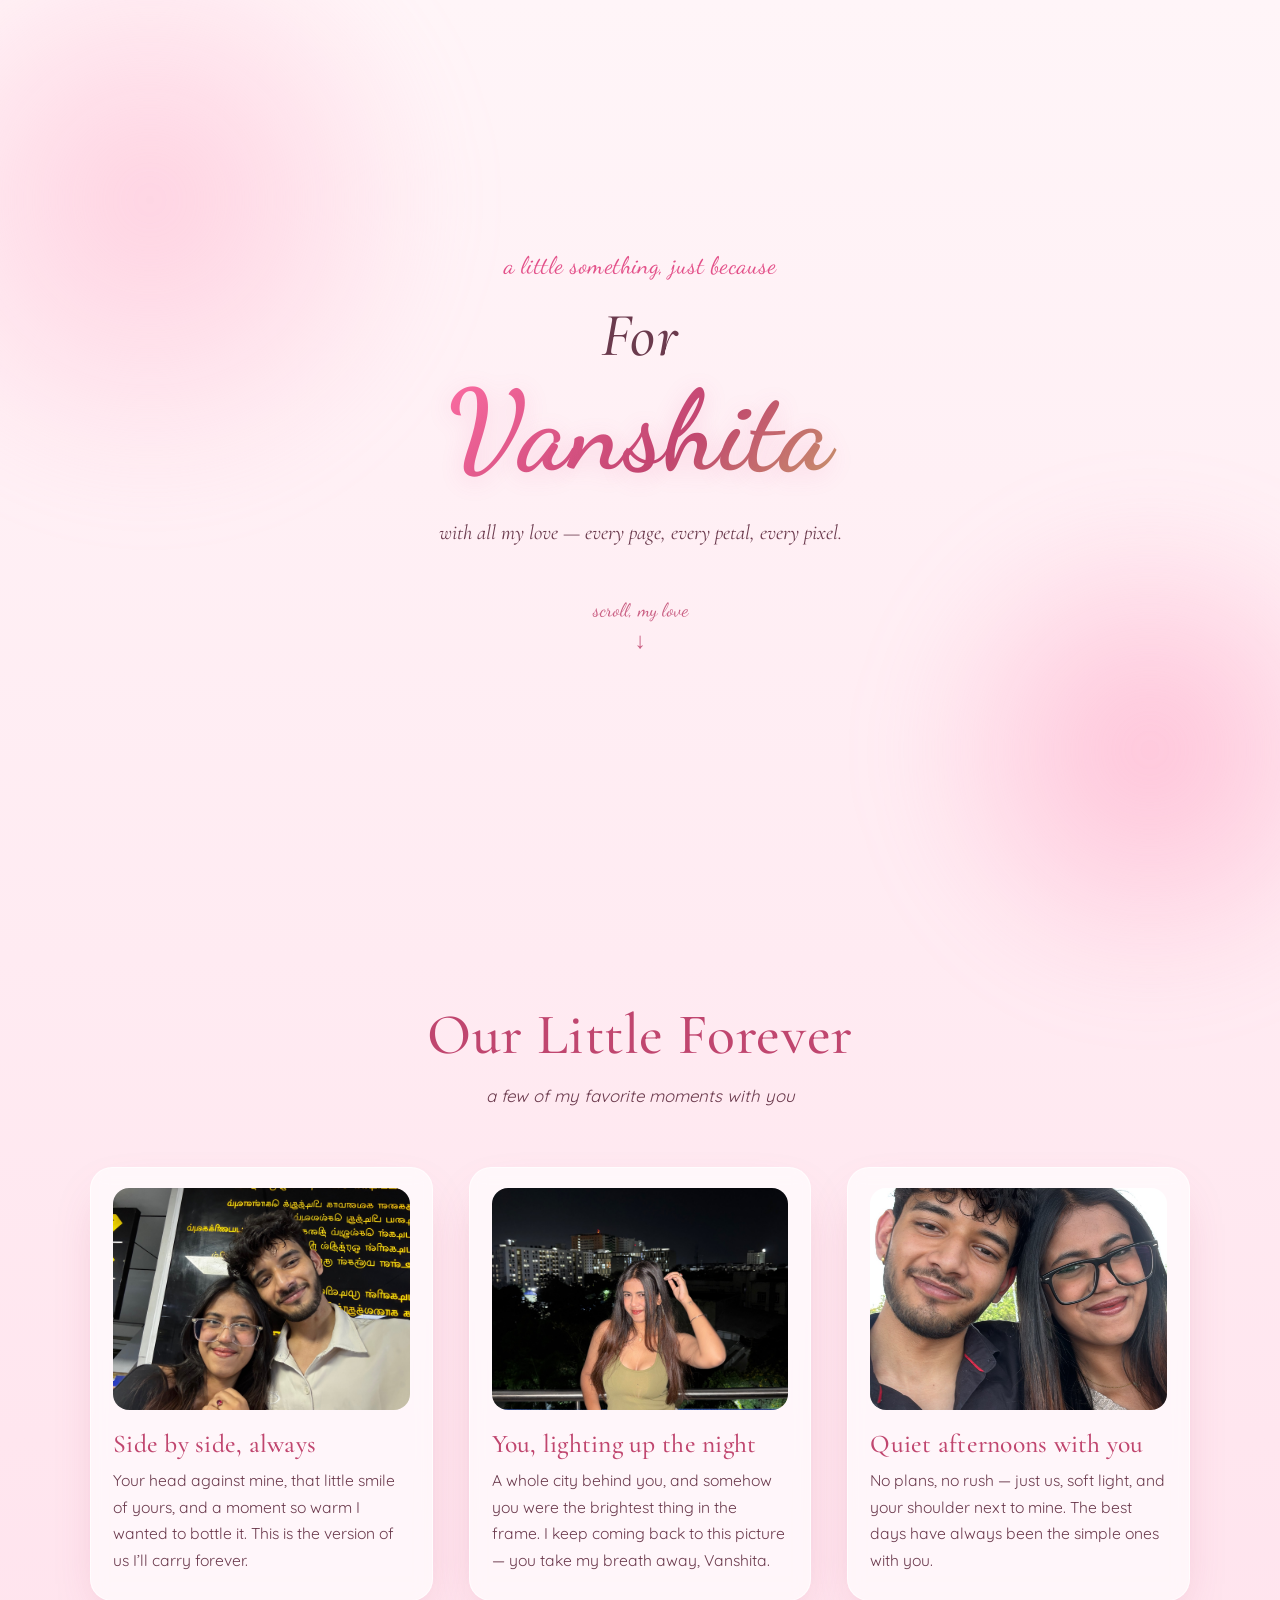
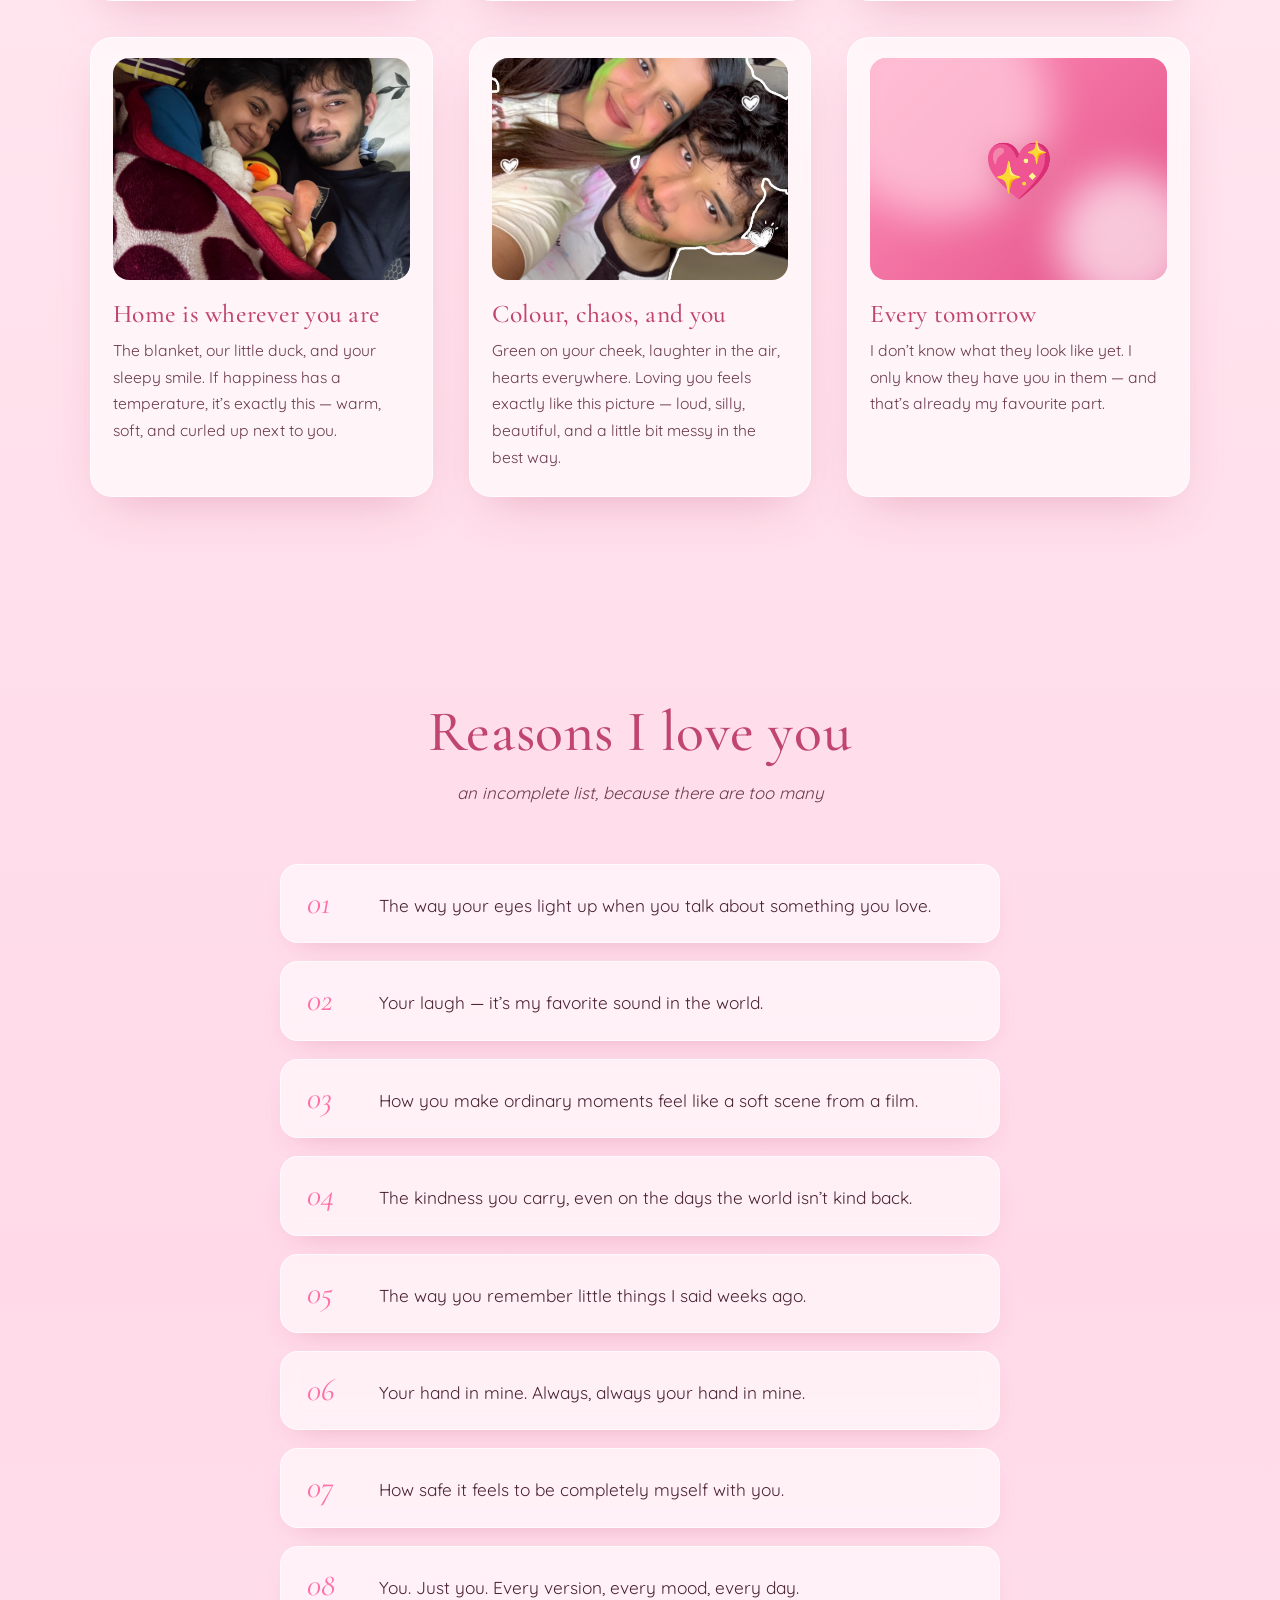
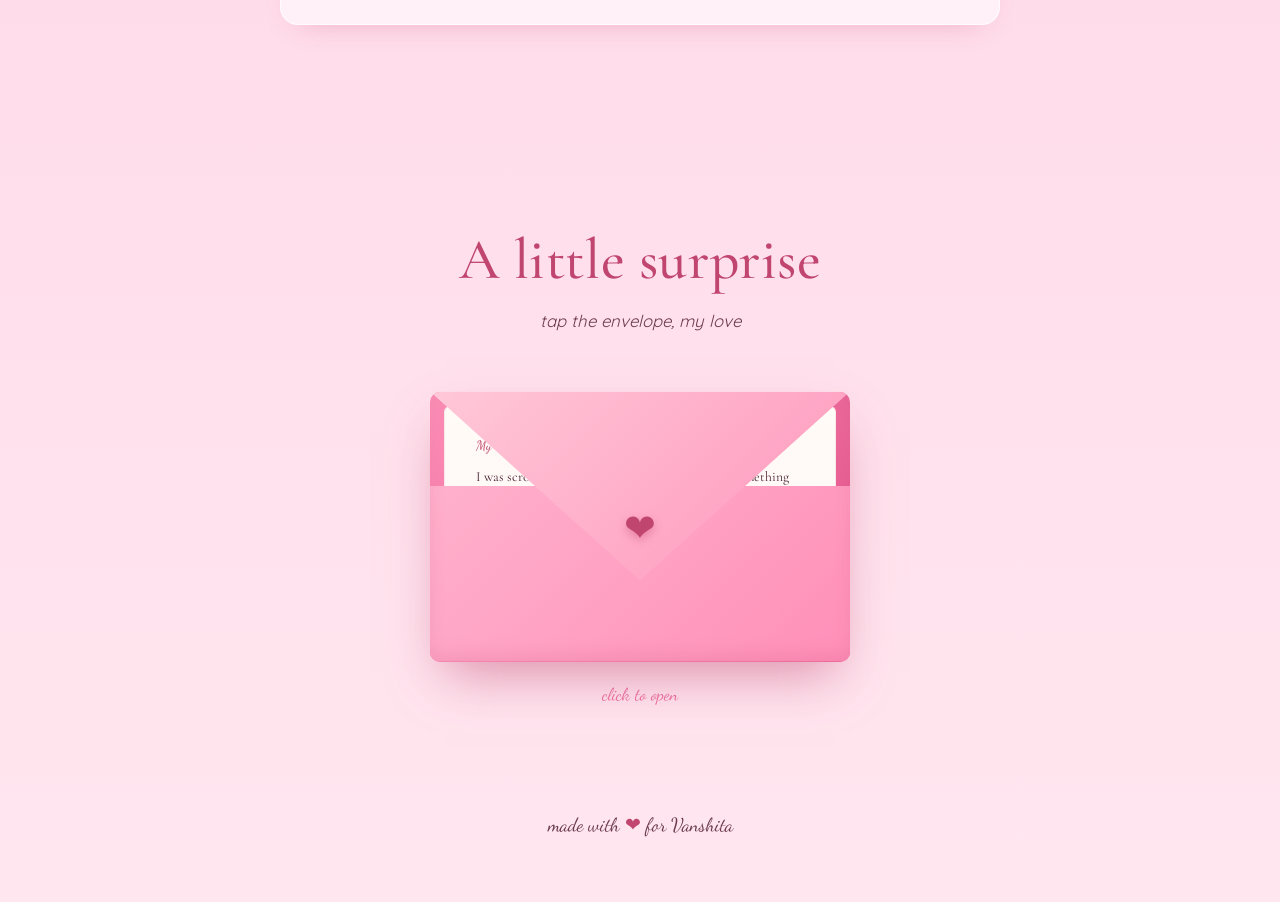
<file: for-vanshita/index.html>
<!DOCTYPE html>
<html lang="en">
<head>
<meta charset="UTF-8" />
<meta name="viewport" content="width=device-width, initial-scale=1.0"/>
<title>For Vanshita, with love</title>
<link rel="preconnect" href="https://fonts.googleapis.com">
<link rel="preconnect" href="https://fonts.gstatic.com" crossorigin>
<link href="https://fonts.googleapis.com/css2?family=Cormorant+Garamond:ital,wght@0,400;0,500;0,600;1,400&family=Dancing+Script:wght@400;600;700&family=Quicksand:wght@300;400;500&display=swap" rel="stylesheet">
<link rel="stylesheet" href="styles.css">
</head>
<body>

<!-- Floating hearts canvas -->
<div class="hearts-layer" id="heartsLayer" aria-hidden="true"></div>

<!-- Intro / Hero -->
<section class="hero" id="hero">
  <div class="hero-content">
    <p class="kicker">a little something, just because</p>
    <h1 class="title">
      <span class="for">For</span>
      <span class="name">Vanshita</span>
    </h1>
    <p class="subtitle">with all my love &mdash; every page, every petal, every pixel.</p>
    <a class="scroll-cue" href="#gallery">
      <span>scroll, my love</span>
      <span class="arrow">&#x2193;</span>
    </a>
  </div>
  <div class="hero-petals" aria-hidden="true"></div>
</section>

<!-- Memory Gallery -->
<section class="gallery" id="gallery">
  <h2 class="section-title">Our Little Forever</h2>
  <p class="section-sub">a few of my favorite moments with you</p>

  <div class="memory-grid">
    <article class="memory reveal">
      <div class="memory-frame">
        <img src="photos/photo1.jpg" alt="Us together" loading="lazy"
             onerror="tryPhoto(this, 1)">
      </div>
      <h3>Side by side, always</h3>
      <p>Your head against mine, that little smile of yours, and a moment so warm I wanted to bottle it. This is the version of us I&rsquo;ll carry forever.</p>
    </article>

    <article class="memory reveal">
      <div class="memory-frame">
        <img src="photos/photo2.jpg" alt="Vanshita under the city lights" loading="lazy"
             onerror="tryPhoto(this, 2)">
      </div>
      <h3>You, lighting up the night</h3>
      <p>A whole city behind you, and somehow you were the brightest thing in the frame. I keep coming back to this picture &mdash; you take my breath away, Vanshita.</p>
    </article>

    <article class="memory reveal">
      <div class="memory-frame">
        <img src="photos/photo3.jpg" alt="A quiet afternoon together" loading="lazy"
             onerror="tryPhoto(this, 3)">
      </div>
      <h3>Quiet afternoons with you</h3>
      <p>No plans, no rush &mdash; just us, soft light, and your shoulder next to mine. The best days have always been the simple ones with you.</p>
    </article>

    <article class="memory reveal">
      <div class="memory-frame">
        <img src="photos/photo4.jpg" alt="Lazy mornings with you" loading="lazy"
             onerror="tryPhoto(this, 4)">
      </div>
      <h3>Home is wherever you are</h3>
      <p>The blanket, our little duck, and your sleepy smile. If happiness has a temperature, it&rsquo;s exactly this &mdash; warm, soft, and curled up next to you.</p>
    </article>

    <article class="memory reveal">
      <div class="memory-frame">
        <img src="photos/photo5.jpg" alt="Holi together" loading="lazy"
             onerror="tryPhoto(this, 5)">
      </div>
      <h3>Colour, chaos, and you</h3>
      <p>Green on your cheek, laughter in the air, hearts everywhere. Loving you feels exactly like this picture &mdash; loud, silly, beautiful, and a little bit messy in the best way.</p>
    </article>

    <article class="memory reveal">
      <div class="memory-frame">
        <div class="memory-art art-6">
          <span class="art-emoji">&#x1F496;</span>
        </div>
      </div>
      <h3>Every tomorrow</h3>
      <p>I don&rsquo;t know what they look like yet. I only know they have you in them &mdash; and that&rsquo;s already my favourite part.</p>
    </article>
  </div>
</section>

<!-- Reasons I Love You -->
<section class="reasons" id="reasons">
  <h2 class="section-title">Reasons I love you</h2>
  <p class="section-sub">an incomplete list, because there are too many</p>

  <ol class="reasons-list">
    <li class="reveal"><span class="num">01</span><p>The way your eyes light up when you talk about something you love.</p></li>
    <li class="reveal"><span class="num">02</span><p>Your laugh &mdash; it&rsquo;s my favorite sound in the world.</p></li>
    <li class="reveal"><span class="num">03</span><p>How you make ordinary moments feel like a soft scene from a film.</p></li>
    <li class="reveal"><span class="num">04</span><p>The kindness you carry, even on the days the world isn&rsquo;t kind back.</p></li>
    <li class="reveal"><span class="num">05</span><p>The way you remember little things I said weeks ago.</p></li>
    <li class="reveal"><span class="num">06</span><p>Your hand in mine. Always, always your hand in mine.</p></li>
    <li class="reveal"><span class="num">07</span><p>How safe it feels to be completely myself with you.</p></li>
    <li class="reveal"><span class="num">08</span><p>You. Just you. Every version, every mood, every day.</p></li>
  </ol>
</section>

<!-- Surprise Letter -->
<section class="letter-section" id="letter">
  <h2 class="section-title">A little surprise</h2>
  <p class="section-sub">tap the envelope, my love</p>

  <div class="envelope-wrap">
    <button class="envelope" id="envelope" aria-label="Open the love letter">
      <div class="envelope-back"></div>
      <div class="envelope-letter">
        <div class="letter-content">
          <p class="letter-greeting">My Vanshita,</p>
          <p>
            I was scrolling through our pictures today and something funny happened &mdash;
            in every single one, you&rsquo;re smiling, and in every single one, so am I.
            Even the messy Holi ones. Even the half-awake morning ones. Even the ones
            where the lighting is terrible and we look ridiculous.
          </p>
          <p>
            I think that&rsquo;s the whole secret, isn&rsquo;t it? You make my life softer.
            Loud days, quiet days, balcony nights, lazy afternoons &mdash; you turn all of
            them into somewhere I want to stay.
          </p>
          <p>
            So this is just a tiny reminder, sent on no particular day, for no particular reason,
            except that you exist &mdash; and that&rsquo;s already the best thing
            that&rsquo;s ever happened to me.
          </p>
          <p class="letter-sign">yours, always &nbsp;&#x1F90D;</p>
        </div>
      </div>
      <div class="envelope-front"></div>
      <div class="envelope-flap"></div>
      <div class="envelope-heart">&#x2764;</div>
    </button>
    <p class="envelope-hint" id="envelopeHint">click to open</p>
  </div>
</section>

<footer class="footer">
  <p>made with <span class="footer-heart">&#x2764;</span> for Vanshita</p>
</footer>

<script src="script.js"></script>
</body>
</html>
</file>
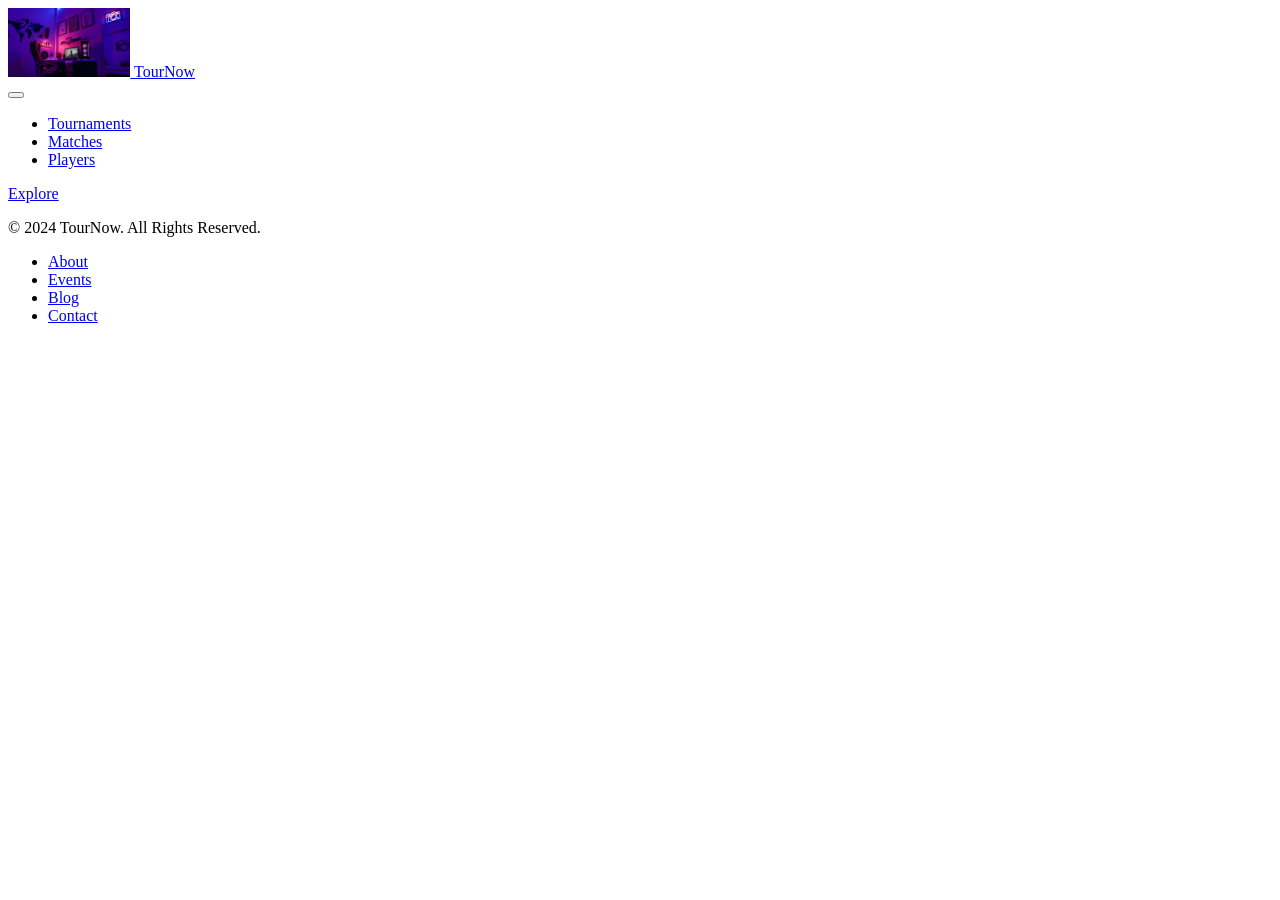
<file: frontend/page1.html>
<!DOCTYPE html>
<html >
<head>
  <!-- Site made with Mobirise Online Website Builder v5.9.13, https://a.mobirise.com -->
  <meta charset="UTF-8">
  <meta http-equiv="X-UA-Compatible" content="IE=edge">
  <meta name="generator" content="Mobirise v5.9.13, a.mobirise.com">
  <meta name="viewport" content="width=device-width, initial-scale=1, minimum-scale=1">
  <link rel="shortcut icon" href="assets/images/photo-1616588589676-62b3bd4ff6d2.jpeg" type="image/x-icon">
  <meta name="description" content="">
  <title>New Tournament&nbsp;</title>
  <link rel="stylesheet" href="https://r.mobirisesite.com/404646/assets/web/assets/mobirise-icons2/mobirise2.css?rnd=1713938521054">
  <link rel="stylesheet" href="https://r.mobirisesite.com/404646/assets/bootstrap/css/bootstrap.min.css?rnd=1713938521054">
  <link rel="stylesheet" href="https://r.mobirisesite.com/404646/assets/bootstrap/css/bootstrap-grid.min.css?rnd=1713938521054">
  <link rel="stylesheet" href="https://r.mobirisesite.com/404646/assets/bootstrap/css/bootstrap-reboot.min.css?rnd=1713938521054">
  <link rel="stylesheet" href="https://r.mobirisesite.com/404646/assets/dropdown/css/style.css?rnd=1713938521054">
  <link rel="stylesheet" href="https://r.mobirisesite.com/404646/assets/theme/css/style.css?rnd=1713938521054">
  <link rel="preload" href="https://fonts.googleapis.com/css2?family=Manrope:wght@400;700&display=swap&display=swap" as="style" onload="this.onload=null;this.rel='stylesheet'">
  <noscript><link rel="stylesheet" href="https://fonts.googleapis.com/css2?family=Manrope:wght@400;700&display=swap&display=swap"></noscript>
  <link rel="stylesheet" href="https://r.mobirisesite.com/404646/assets/css/mbr-additional.css?rnd=1713938521054" type="text/css">
  
  
  
  
</head>
<body>
  
  <section data-bs-version="5.1" class="menu menu2 cid-uaQ6vsA7px" once="menu" id="menu02-0">
	

	<nav class="navbar navbar-dropdown navbar-fixed-top navbar-expand-lg">
		<div class="container">
			<div class="navbar-brand">
				<span class="navbar-logo">
					<a href="https://mobiri.se">
						<img src="assets/images/photo-1616588589676-62b3bd4ff6d2.jpeg" alt="Mobirise Website Builder" style="height: 4.3rem;">
					</a>
				</span>
				<span class="navbar-caption-wrap"><a class="navbar-caption text-black display-4" href="https://mobiri.se">TourNow</a></span>
			</div>
			<button class="navbar-toggler" type="button" data-toggle="collapse" data-bs-toggle="collapse" data-target="#navbarSupportedContent" data-bs-target="#navbarSupportedContent" aria-controls="navbarNavAltMarkup" aria-expanded="false" aria-label="Toggle navigation">
				<div class="hamburger">
					<span></span>
					<span></span>
					<span></span>
					<span></span>
				</div>
			</button>
			<div class="collapse navbar-collapse" id="navbarSupportedContent">
				<ul class="navbar-nav nav-dropdown" data-app-modern-menu="true">
					<li class="nav-item">
						<a class="nav-link link text-black display-4" href="https://mobiri.se">Tournaments</a>
					</li>
					<li class="nav-item">
						<a class="nav-link link text-black display-4" href="https://mobiri.se" aria-expanded="false">Matches</a>
					</li>
					<li class="nav-item">
						<a class="nav-link link text-black display-4" href="https://mobiri.se">Players</a>
					</li>
				</ul>
				
				<div class="navbar-buttons mbr-section-btn"><a class="btn btn-primary display-4" href="https://mobiri.se">Explore</a></div>
			</div>
		</div>
	</nav>
</section>

<section data-bs-version="5.1" class="footer2 cid-uaQ6vsGrzZ" once="footers" id="footer02-1">
    

    
    

    <div class="container">
        <div class="row">
            <div class="col-12 col-lg-6 center mt-2 mb-3">
                <p class="mbr-fonts-style copyright mb-0 display-7">© 2024 TourNow. All Rights Reserved.</p>
            </div>
            <div class="col-12 col-lg-6 center">
                <div class="row-links mt-2 mb-3">
                    <ul class="row-links-soc">
                        
                        
                        
                        
                    <li class="row-links-soc-item mbr-fonts-style display-7">
                            <a href="#" class="text-white">About</a>
                        </li><li class="row-links-soc-item mbr-fonts-style display-7">
                            <a href="#" class="text-white">Events</a>
                        </li><li class="row-links-soc-item mbr-fonts-style display-7">
                            <a href="#" class="text-white">Blog</a>
                        </li><li class="row-links-soc-item mbr-fonts-style display-7">
                            <a href="#" class="text-white">Contact</a>
                        </li></ul>
                </div>
            </div>
        </div>
    </div>
</section>


  <script src="assets/web/assets/jquery/jquery.min.js"></script>
  <script src="assets/bootstrap/js/bootstrap.bundle.min.js"></script>
  <script src="assets/smoothscroll/smooth-scroll.js"></script>
  <script src="assets/ytplayer/index.js"></script>
  <script src="assets/dropdown/js/navbar-dropdown.js"></script>
  <script src="assets/theme/js/script.js"></script>
  
  
  
</body>
</html>
</file>
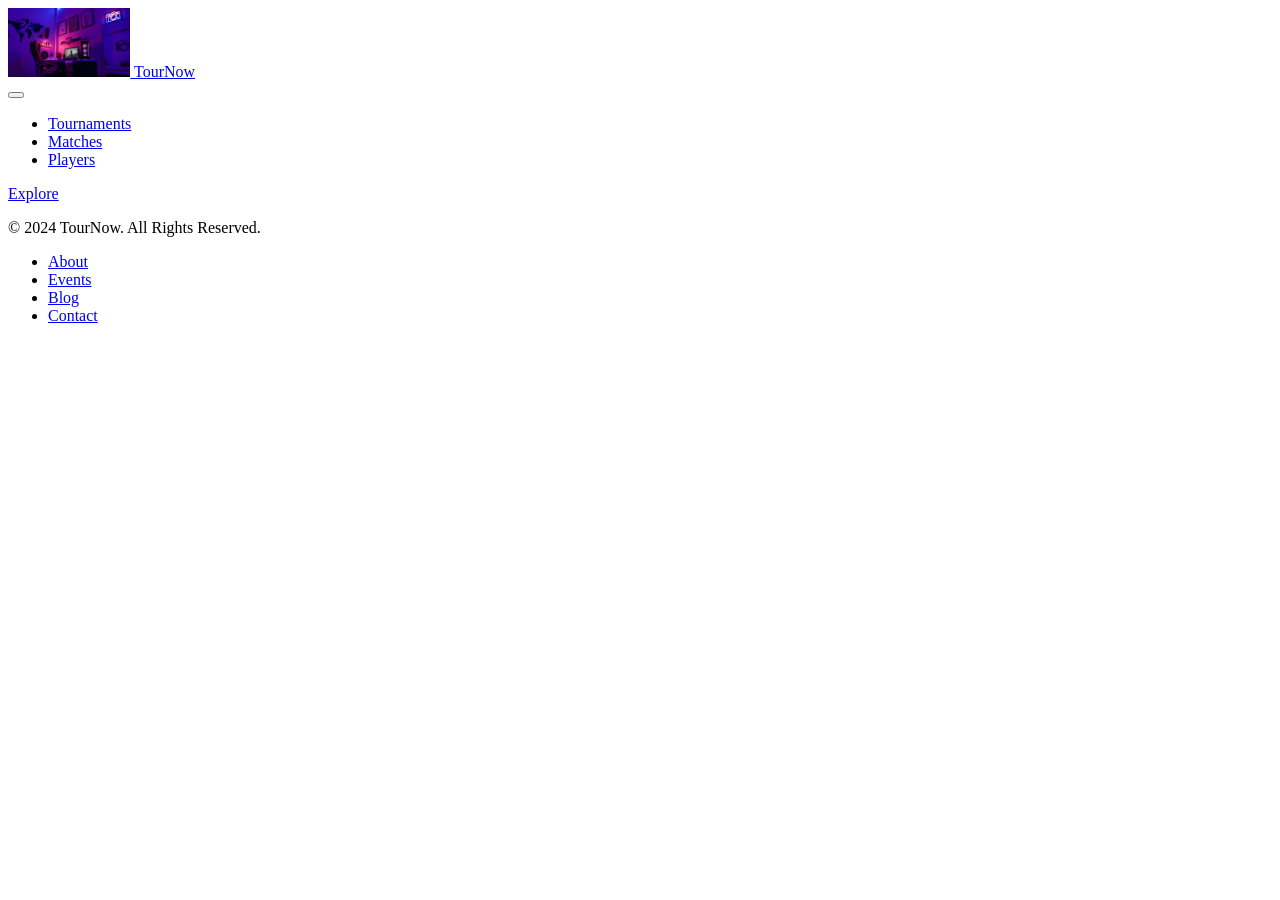
<file: frontend/page2.html>
<!DOCTYPE html>
<html >
<head>
  <!-- Site made with Mobirise Online Website Builder v5.9.13, https://a.mobirise.com -->
  <meta charset="UTF-8">
  <meta http-equiv="X-UA-Compatible" content="IE=edge">
  <meta name="generator" content="Mobirise v5.9.13, a.mobirise.com">
  <meta name="viewport" content="width=device-width, initial-scale=1, minimum-scale=1">
  <link rel="shortcut icon" href="assets/images/photo-1616588589676-62b3bd4ff6d2.jpeg" type="image/x-icon">
  <meta name="description" content="">
  <title>View Tournament</title>
  <link rel="stylesheet" href="https://r.mobirisesite.com/404646/assets/web/assets/mobirise-icons2/mobirise2.css?rnd=1713938521084">
  <link rel="stylesheet" href="https://r.mobirisesite.com/404646/assets/bootstrap/css/bootstrap.min.css?rnd=1713938521084">
  <link rel="stylesheet" href="https://r.mobirisesite.com/404646/assets/bootstrap/css/bootstrap-grid.min.css?rnd=1713938521084">
  <link rel="stylesheet" href="https://r.mobirisesite.com/404646/assets/bootstrap/css/bootstrap-reboot.min.css?rnd=1713938521084">
  <link rel="stylesheet" href="https://r.mobirisesite.com/404646/assets/dropdown/css/style.css?rnd=1713938521084">
  <link rel="stylesheet" href="https://r.mobirisesite.com/404646/assets/theme/css/style.css?rnd=1713938521084">
  <link rel="preload" href="https://fonts.googleapis.com/css2?family=Manrope:wght@400;700&display=swap&display=swap" as="style" onload="this.onload=null;this.rel='stylesheet'">
  <noscript><link rel="stylesheet" href="https://fonts.googleapis.com/css2?family=Manrope:wght@400;700&display=swap&display=swap"></noscript>
  <link rel="stylesheet" href="https://r.mobirisesite.com/404646/assets/css/mbr-additional.css?rnd=1713938521084" type="text/css">
  
  
  
  
</head>
<body>
  
  <section data-bs-version="5.1" class="menu menu2 cid-uaQ73fe69U" once="menu" id="menu02-2">
	

	<nav class="navbar navbar-dropdown navbar-fixed-top navbar-expand-lg">
		<div class="container">
			<div class="navbar-brand">
				<span class="navbar-logo">
					<a href="https://mobiri.se">
						<img src="assets/images/photo-1616588589676-62b3bd4ff6d2.jpeg" alt="Mobirise Website Builder" style="height: 4.3rem;">
					</a>
				</span>
				<span class="navbar-caption-wrap"><a class="navbar-caption text-black display-4" href="https://mobiri.se">TourNow</a></span>
			</div>
			<button class="navbar-toggler" type="button" data-toggle="collapse" data-bs-toggle="collapse" data-target="#navbarSupportedContent" data-bs-target="#navbarSupportedContent" aria-controls="navbarNavAltMarkup" aria-expanded="false" aria-label="Toggle navigation">
				<div class="hamburger">
					<span></span>
					<span></span>
					<span></span>
					<span></span>
				</div>
			</button>
			<div class="collapse navbar-collapse" id="navbarSupportedContent">
				<ul class="navbar-nav nav-dropdown" data-app-modern-menu="true">
					<li class="nav-item">
						<a class="nav-link link text-black display-4" href="https://mobiri.se">Tournaments</a>
					</li>
					<li class="nav-item">
						<a class="nav-link link text-black display-4" href="https://mobiri.se" aria-expanded="false">Matches</a>
					</li>
					<li class="nav-item">
						<a class="nav-link link text-black display-4" href="https://mobiri.se">Players</a>
					</li>
				</ul>
				
				<div class="navbar-buttons mbr-section-btn"><a class="btn btn-primary display-4" href="https://mobiri.se">Explore</a></div>
			</div>
		</div>
	</nav>
</section>

<section data-bs-version="5.1" class="footer2 cid-uaQ73fra5o" once="footers" id="footer02-3">
    

    
    

    <div class="container">
        <div class="row">
            <div class="col-12 col-lg-6 center mt-2 mb-3">
                <p class="mbr-fonts-style copyright mb-0 display-7">© 2024 TourNow. All Rights Reserved.</p>
            </div>
            <div class="col-12 col-lg-6 center">
                <div class="row-links mt-2 mb-3">
                    <ul class="row-links-soc">
                        
                        
                        
                        
                    <li class="row-links-soc-item mbr-fonts-style display-7">
                            <a href="#" class="text-white">About</a>
                        </li><li class="row-links-soc-item mbr-fonts-style display-7">
                            <a href="#" class="text-white">Events</a>
                        </li><li class="row-links-soc-item mbr-fonts-style display-7">
                            <a href="#" class="text-white">Blog</a>
                        </li><li class="row-links-soc-item mbr-fonts-style display-7">
                            <a href="#" class="text-white">Contact</a>
                        </li></ul>
                </div>
            </div>
        </div>
    </div>
</section>


  <script src="assets/web/assets/jquery/jquery.min.js"></script>
  <script src="assets/bootstrap/js/bootstrap.bundle.min.js"></script>
  <script src="assets/smoothscroll/smooth-scroll.js"></script>
  <script src="assets/ytplayer/index.js"></script>
  <script src="assets/dropdown/js/navbar-dropdown.js"></script>
  <script src="assets/theme/js/script.js"></script>
  
  
  
</body>
</html>
</file>
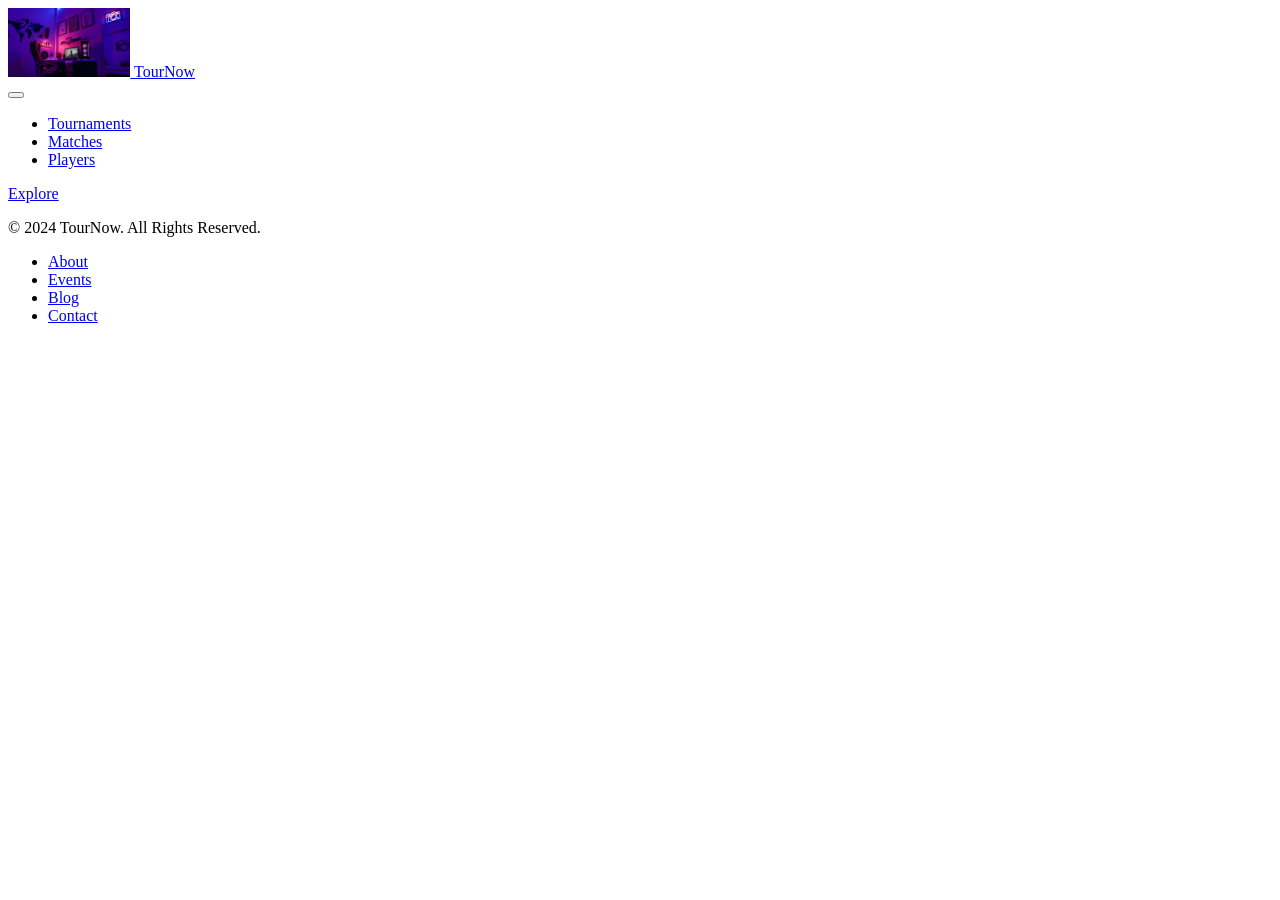
<file: frontend/page3.html>
<!DOCTYPE html>
<html >
<head>
  <!-- Site made with Mobirise Online Website Builder v5.9.13, https://a.mobirise.com -->
  <meta charset="UTF-8">
  <meta http-equiv="X-UA-Compatible" content="IE=edge">
  <meta name="generator" content="Mobirise v5.9.13, a.mobirise.com">
  <meta name="viewport" content="width=device-width, initial-scale=1, minimum-scale=1">
  <link rel="shortcut icon" href="assets/images/photo-1616588589676-62b3bd4ff6d2.jpeg" type="image/x-icon">
  <meta name="description" content="">
  <title>Player Registration</title>
  <link rel="stylesheet" href="https://r.mobirisesite.com/404646/assets/web/assets/mobirise-icons2/mobirise2.css?rnd=1713938521117">
  <link rel="stylesheet" href="https://r.mobirisesite.com/404646/assets/bootstrap/css/bootstrap.min.css?rnd=1713938521117">
  <link rel="stylesheet" href="https://r.mobirisesite.com/404646/assets/bootstrap/css/bootstrap-grid.min.css?rnd=1713938521117">
  <link rel="stylesheet" href="https://r.mobirisesite.com/404646/assets/bootstrap/css/bootstrap-reboot.min.css?rnd=1713938521117">
  <link rel="stylesheet" href="https://r.mobirisesite.com/404646/assets/dropdown/css/style.css?rnd=1713938521117">
  <link rel="stylesheet" href="https://r.mobirisesite.com/404646/assets/theme/css/style.css?rnd=1713938521117">
  <link rel="preload" href="https://fonts.googleapis.com/css2?family=Manrope:wght@400;700&display=swap&display=swap" as="style" onload="this.onload=null;this.rel='stylesheet'">
  <noscript><link rel="stylesheet" href="https://fonts.googleapis.com/css2?family=Manrope:wght@400;700&display=swap&display=swap"></noscript>
  <link rel="stylesheet" href="https://r.mobirisesite.com/404646/assets/css/mbr-additional.css?rnd=1713938521117" type="text/css">
  
  
  
  
</head>
<body>
  
  <section data-bs-version="5.1" class="menu menu2 cid-uaQ76RUWDU" once="menu" id="menu02-4">
	

	<nav class="navbar navbar-dropdown navbar-fixed-top navbar-expand-lg">
		<div class="container">
			<div class="navbar-brand">
				<span class="navbar-logo">
					<a href="https://mobiri.se">
						<img src="assets/images/photo-1616588589676-62b3bd4ff6d2.jpeg" alt="Mobirise Website Builder" style="height: 4.3rem;">
					</a>
				</span>
				<span class="navbar-caption-wrap"><a class="navbar-caption text-black display-4" href="https://mobiri.se">TourNow</a></span>
			</div>
			<button class="navbar-toggler" type="button" data-toggle="collapse" data-bs-toggle="collapse" data-target="#navbarSupportedContent" data-bs-target="#navbarSupportedContent" aria-controls="navbarNavAltMarkup" aria-expanded="false" aria-label="Toggle navigation">
				<div class="hamburger">
					<span></span>
					<span></span>
					<span></span>
					<span></span>
				</div>
			</button>
			<div class="collapse navbar-collapse" id="navbarSupportedContent">
				<ul class="navbar-nav nav-dropdown" data-app-modern-menu="true">
					<li class="nav-item">
						<a class="nav-link link text-black display-4" href="https://mobiri.se">Tournaments</a>
					</li>
					<li class="nav-item">
						<a class="nav-link link text-black display-4" href="https://mobiri.se" aria-expanded="false">Matches</a>
					</li>
					<li class="nav-item">
						<a class="nav-link link text-black display-4" href="https://mobiri.se">Players</a>
					</li>
				</ul>
				
				<div class="navbar-buttons mbr-section-btn"><a class="btn btn-primary display-4" href="https://mobiri.se">Explore</a></div>
			</div>
		</div>
	</nav>
</section>

<section data-bs-version="5.1" class="footer2 cid-uaQ76S4uIw" once="footers" id="footer02-5">
    

    
    

    <div class="container">
        <div class="row">
            <div class="col-12 col-lg-6 center mt-2 mb-3">
                <p class="mbr-fonts-style copyright mb-0 display-7">© 2024 TourNow. All Rights Reserved.</p>
            </div>
            <div class="col-12 col-lg-6 center">
                <div class="row-links mt-2 mb-3">
                    <ul class="row-links-soc">
                        
                        
                        
                        
                    <li class="row-links-soc-item mbr-fonts-style display-7">
                            <a href="#" class="text-white">About</a>
                        </li><li class="row-links-soc-item mbr-fonts-style display-7">
                            <a href="#" class="text-white">Events</a>
                        </li><li class="row-links-soc-item mbr-fonts-style display-7">
                            <a href="#" class="text-white">Blog</a>
                        </li><li class="row-links-soc-item mbr-fonts-style display-7">
                            <a href="#" class="text-white">Contact</a>
                        </li></ul>
                </div>
            </div>
        </div>
    </div>
</section>


  <script src="assets/web/assets/jquery/jquery.min.js"></script>
  <script src="assets/bootstrap/js/bootstrap.bundle.min.js"></script>
  <script src="assets/smoothscroll/smooth-scroll.js"></script>
  <script src="assets/ytplayer/index.js"></script>
  <script src="assets/dropdown/js/navbar-dropdown.js"></script>
  <script src="assets/theme/js/script.js"></script>
  
  
  
</body>
</html>
</file>
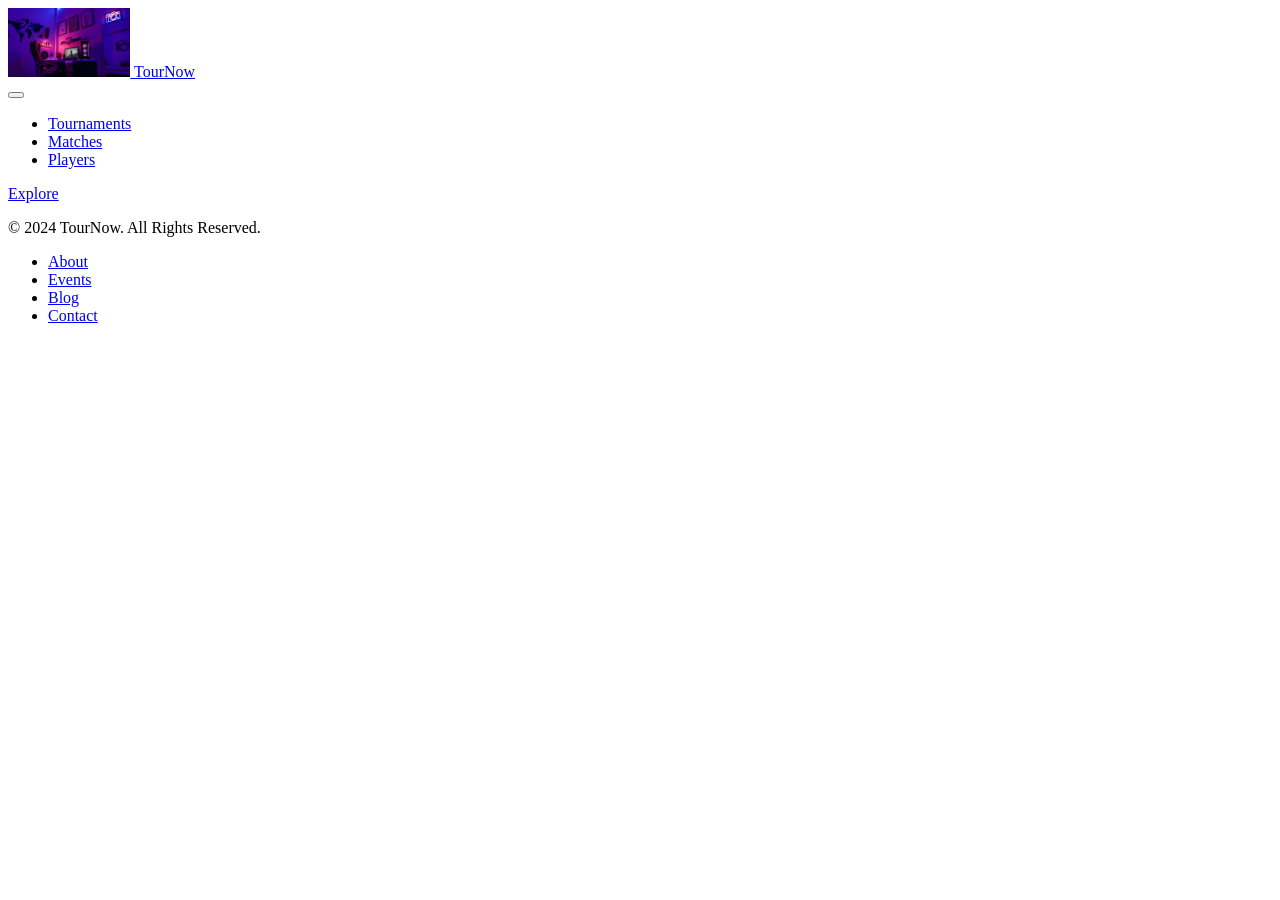
<file: frontend/page4.html>
<!DOCTYPE html>
<html >
<head>
  <!-- Site made with Mobirise Online Website Builder v5.9.13, https://a.mobirise.com -->
  <meta charset="UTF-8">
  <meta http-equiv="X-UA-Compatible" content="IE=edge">
  <meta name="generator" content="Mobirise v5.9.13, a.mobirise.com">
  <meta name="viewport" content="width=device-width, initial-scale=1, minimum-scale=1">
  <link rel="shortcut icon" href="assets/images/photo-1616588589676-62b3bd4ff6d2.jpeg" type="image/x-icon">
  <meta name="description" content="">
  <title>Manage Tournament</title>
  <link rel="stylesheet" href="https://r.mobirisesite.com/404646/assets/web/assets/mobirise-icons2/mobirise2.css?rnd=1713938521147">
  <link rel="stylesheet" href="https://r.mobirisesite.com/404646/assets/bootstrap/css/bootstrap.min.css?rnd=1713938521147">
  <link rel="stylesheet" href="https://r.mobirisesite.com/404646/assets/bootstrap/css/bootstrap-grid.min.css?rnd=1713938521147">
  <link rel="stylesheet" href="https://r.mobirisesite.com/404646/assets/bootstrap/css/bootstrap-reboot.min.css?rnd=1713938521147">
  <link rel="stylesheet" href="https://r.mobirisesite.com/404646/assets/dropdown/css/style.css?rnd=1713938521147">
  <link rel="stylesheet" href="https://r.mobirisesite.com/404646/assets/theme/css/style.css?rnd=1713938521147">
  <link rel="preload" href="https://fonts.googleapis.com/css2?family=Manrope:wght@400;700&display=swap&display=swap" as="style" onload="this.onload=null;this.rel='stylesheet'">
  <noscript><link rel="stylesheet" href="https://fonts.googleapis.com/css2?family=Manrope:wght@400;700&display=swap&display=swap"></noscript>
  <link rel="stylesheet" href="https://r.mobirisesite.com/404646/assets/css/mbr-additional.css?rnd=1713938521147" type="text/css">
  
  
  
  
</head>
<body>
  
  <section data-bs-version="5.1" class="menu menu2 cid-uaQ79cAA0F" once="menu" id="menu02-6">
	

	<nav class="navbar navbar-dropdown navbar-fixed-top navbar-expand-lg">
		<div class="container">
			<div class="navbar-brand">
				<span class="navbar-logo">
					<a href="https://mobiri.se">
						<img src="assets/images/photo-1616588589676-62b3bd4ff6d2.jpeg" alt="Mobirise Website Builder" style="height: 4.3rem;">
					</a>
				</span>
				<span class="navbar-caption-wrap"><a class="navbar-caption text-black display-4" href="https://mobiri.se">TourNow</a></span>
			</div>
			<button class="navbar-toggler" type="button" data-toggle="collapse" data-bs-toggle="collapse" data-target="#navbarSupportedContent" data-bs-target="#navbarSupportedContent" aria-controls="navbarNavAltMarkup" aria-expanded="false" aria-label="Toggle navigation">
				<div class="hamburger">
					<span></span>
					<span></span>
					<span></span>
					<span></span>
				</div>
			</button>
			<div class="collapse navbar-collapse" id="navbarSupportedContent">
				<ul class="navbar-nav nav-dropdown" data-app-modern-menu="true">
					<li class="nav-item">
						<a class="nav-link link text-black display-4" href="https://mobiri.se">Tournaments</a>
					</li>
					<li class="nav-item">
						<a class="nav-link link text-black display-4" href="https://mobiri.se" aria-expanded="false">Matches</a>
					</li>
					<li class="nav-item">
						<a class="nav-link link text-black display-4" href="https://mobiri.se">Players</a>
					</li>
				</ul>
				
				<div class="navbar-buttons mbr-section-btn"><a class="btn btn-primary display-4" href="https://mobiri.se">Explore</a></div>
			</div>
		</div>
	</nav>
</section>

<section data-bs-version="5.1" class="footer2 cid-uaQ79cJU40" once="footers" id="footer02-7">
    

    
    

    <div class="container">
        <div class="row">
            <div class="col-12 col-lg-6 center mt-2 mb-3">
                <p class="mbr-fonts-style copyright mb-0 display-7">© 2024 TourNow. All Rights Reserved.</p>
            </div>
            <div class="col-12 col-lg-6 center">
                <div class="row-links mt-2 mb-3">
                    <ul class="row-links-soc">
                        
                        
                        
                        
                    <li class="row-links-soc-item mbr-fonts-style display-7">
                            <a href="#" class="text-white">About</a>
                        </li><li class="row-links-soc-item mbr-fonts-style display-7">
                            <a href="#" class="text-white">Events</a>
                        </li><li class="row-links-soc-item mbr-fonts-style display-7">
                            <a href="#" class="text-white">Blog</a>
                        </li><li class="row-links-soc-item mbr-fonts-style display-7">
                            <a href="#" class="text-white">Contact</a>
                        </li></ul>
                </div>
            </div>
        </div>
    </div>
</section>


  <script src="assets/web/assets/jquery/jquery.min.js"></script>
  <script src="assets/bootstrap/js/bootstrap.bundle.min.js"></script>
  <script src="assets/smoothscroll/smooth-scroll.js"></script>
  <script src="assets/ytplayer/index.js"></script>
  <script src="assets/dropdown/js/navbar-dropdown.js"></script>
  <script src="assets/theme/js/script.js"></script>
  
  
  
</body>
</html>
</file>
<file: for-vanshita/styles.css>
/* ---------- Base ---------- */
:root {
  --pink-50:  #fff5f8;
  --pink-100: #ffe6ef;
  --pink-200: #ffd1e0;
  --pink-300: #ffb6cf;
  --pink-400: #ff8fb8;
  --pink-500: #ff6fa6;
  --pink-600: #e35089;
  --rose:     #c0466f;
  --cream:    #fff9f5;
  --ink:      #4a2233;
  --ink-soft: #6b3a4d;
  --gold:     #c79a6b;
  --shadow:   0 20px 50px -20px rgba(192, 70, 111, 0.35);
}

* { box-sizing: border-box; }

html, body {
  margin: 0;
  padding: 0;
  background: linear-gradient(180deg, #fff5f8 0%, #ffe6ef 35%, #ffd9e8 70%, #ffe6ef 100%);
  color: var(--ink);
  font-family: 'Quicksand', system-ui, sans-serif;
  scroll-behavior: smooth;
  overflow-x: hidden;
}

img { max-width: 100%; display: block; }

h1, h2, h3 {
  font-family: 'Cormorant Garamond', serif;
  font-weight: 500;
  letter-spacing: 0.01em;
  margin: 0;
}

p { margin: 0; line-height: 1.7; }

section { padding: 100px 24px; position: relative; }

.section-title {
  font-size: clamp(2.2rem, 5vw, 3.6rem);
  text-align: center;
  color: var(--rose);
  margin-bottom: 12px;
}

.section-sub {
  text-align: center;
  color: var(--ink-soft);
  font-style: italic;
  margin-bottom: 56px;
  font-size: 1.05rem;
}

/* ---------- Floating hearts ---------- */
.hearts-layer {
  position: fixed;
  inset: 0;
  pointer-events: none;
  z-index: 1;
  overflow: hidden;
}

.heart {
  position: absolute;
  bottom: -40px;
  font-size: 18px;
  color: var(--pink-400);
  opacity: 0;
  animation: floatUp linear forwards;
  user-select: none;
  text-shadow: 0 2px 8px rgba(255, 111, 166, 0.4);
}

@keyframes floatUp {
  0%   { transform: translateY(0) translateX(0) rotate(0deg) scale(0.6); opacity: 0; }
  10%  { opacity: 0.9; }
  50%  { transform: translateY(-50vh) translateX(20px) rotate(15deg) scale(1); }
  100% { transform: translateY(-110vh) translateX(-20px) rotate(-10deg) scale(0.8); opacity: 0; }
}

/* ---------- Hero ---------- */
.hero {
  min-height: 100vh;
  display: flex;
  align-items: center;
  justify-content: center;
  text-align: center;
  position: relative;
  z-index: 2;
  padding: 60px 24px;
}

.hero-content { max-width: 720px; position: relative; z-index: 3; }

.kicker {
  font-family: 'Dancing Script', cursive;
  color: var(--pink-600);
  font-size: 1.5rem;
  margin-bottom: 18px;
  letter-spacing: 0.02em;
}

.title {
  font-size: clamp(3.5rem, 12vw, 7rem);
  line-height: 1;
  margin-bottom: 28px;
}

.title .for {
  display: block;
  font-style: italic;
  color: var(--ink-soft);
  font-size: 0.55em;
  margin-bottom: 8px;
}

.title .name {
  display: block;
  font-family: 'Dancing Script', cursive;
  font-weight: 700;
  background: linear-gradient(135deg, var(--pink-500), var(--rose) 60%, var(--gold));
  -webkit-background-clip: text;
  background-clip: text;
  color: transparent;
  text-shadow: 0 4px 24px rgba(227, 80, 137, 0.18);
  animation: nameGlow 4s ease-in-out infinite;
}

@keyframes nameGlow {
  0%, 100% { filter: drop-shadow(0 0 6px rgba(255, 143, 184, 0.35)); }
  50%      { filter: drop-shadow(0 0 18px rgba(255, 143, 184, 0.65)); }
}

.subtitle {
  font-family: 'Cormorant Garamond', serif;
  font-style: italic;
  font-size: 1.3rem;
  color: var(--ink-soft);
  max-width: 540px;
  margin: 0 auto 48px;
}

.scroll-cue {
  display: inline-flex;
  flex-direction: column;
  align-items: center;
  gap: 6px;
  color: var(--rose);
  text-decoration: none;
  font-family: 'Dancing Script', cursive;
  font-size: 1.2rem;
  opacity: 0.85;
  transition: opacity 0.3s ease;
}

.scroll-cue:hover { opacity: 1; }

.scroll-cue .arrow {
  font-size: 1.4rem;
  animation: bounce 2s ease-in-out infinite;
}

@keyframes bounce {
  0%, 100% { transform: translateY(0); }
  50%      { transform: translateY(8px); }
}

/* Hero soft petal aura */
.hero::before {
  content: "";
  position: absolute;
  width: 600px; height: 600px;
  background: radial-gradient(circle, rgba(255, 182, 207, 0.55) 0%, rgba(255, 182, 207, 0) 70%);
  border-radius: 50%;
  top: -100px; left: -150px;
  z-index: 1;
  filter: blur(40px);
}

.hero::after {
  content: "";
  position: absolute;
  width: 500px; height: 500px;
  background: radial-gradient(circle, rgba(255, 143, 184, 0.45) 0%, rgba(255, 143, 184, 0) 70%);
  border-radius: 50%;
  bottom: -100px; right: -120px;
  z-index: 1;
  filter: blur(40px);
}

/* ---------- Memory Gallery ---------- */
.gallery { position: relative; z-index: 2; }

.memory-grid {
  display: grid;
  grid-template-columns: repeat(auto-fit, minmax(280px, 1fr));
  gap: 36px;
  max-width: 1100px;
  margin: 0 auto;
}

.memory {
  background: rgba(255, 255, 255, 0.65);
  backdrop-filter: blur(8px);
  -webkit-backdrop-filter: blur(8px);
  border-radius: 22px;
  padding: 20px 22px 26px;
  box-shadow: var(--shadow);
  border: 1px solid rgba(255, 255, 255, 0.7);
  transition: transform 0.5s cubic-bezier(.2,.8,.2,1), box-shadow 0.5s ease;
}

.memory:hover {
  transform: translateY(-8px) rotate(-0.4deg);
  box-shadow: 0 30px 60px -25px rgba(192, 70, 111, 0.5);
}

.memory-frame {
  width: 100%;
  aspect-ratio: 4 / 3;
  border-radius: 16px;
  overflow: hidden;
  margin-bottom: 18px;
  position: relative;
  background: var(--pink-100);
}

.memory-frame img {
  width: 100%;
  height: 100%;
  object-fit: cover;
  display: block;
  transition: transform 0.8s cubic-bezier(.2,.8,.2,1);
}

.memory:hover .memory-frame img {
  transform: scale(1.06);
}

.memory-art {
  width: 100%; height: 100%;
  display: flex;
  align-items: center;
  justify-content: center;
  position: relative;
  overflow: hidden;
}

.memory-art::before,
.memory-art::after {
  content: "";
  position: absolute;
  border-radius: 50%;
  filter: blur(20px);
  opacity: 0.7;
}

.art-1 { background: linear-gradient(135deg, #ffd1e0, #ffb6cf); }
.art-1::before { width: 200px; height: 200px; background: #ff8fb8; top: -40px; left: -40px; }
.art-1::after  { width: 160px; height: 160px; background: #fff5f8; bottom: -30px; right: -30px; }

.art-2 { background: linear-gradient(135deg, #ffe6ef, #ffd1e0); }
.art-2::before { width: 180px; height: 180px; background: #ffc8d8; top: 20px; right: -50px; }
.art-2::after  { width: 140px; height: 140px; background: #c79a6b; bottom: -40px; left: -30px; opacity: 0.3; }

.art-3 { background: linear-gradient(135deg, #ffb6cf, #ff8fb8); }
.art-3::before { width: 220px; height: 220px; background: #fff5f8; top: -60px; right: -40px; }
.art-3::after  { width: 150px; height: 150px; background: #e35089; bottom: -30px; left: -20px; }

.art-4 { background: linear-gradient(135deg, #3a2540, #6b3a4d 60%, #ff8fb8); }
.art-4::before { width: 200px; height: 200px; background: #ffd1e0; top: -50px; right: -50px; }
.art-4::after  { width: 90px; height: 90px; background: #fff; bottom: 30px; left: 30px; opacity: 0.4; }

.art-5 { background: linear-gradient(135deg, #ffe6ef, #ffb6cf 60%, #ffd1e0); }
.art-5::before { width: 180px; height: 180px; background: #ff6fa6; top: -30px; left: -50px; }
.art-5::after  { width: 160px; height: 160px; background: #fff9f5; bottom: -40px; right: -20px; }

.art-6 { background: linear-gradient(135deg, #ff8fb8, #e35089); }
.art-6::before { width: 220px; height: 220px; background: #ffd1e0; top: -60px; left: -40px; }
.art-6::after  { width: 140px; height: 140px; background: #fff5f8; bottom: -30px; right: -30px; }

.art-emoji {
  position: relative;
  z-index: 2;
  font-size: 3.5rem;
  filter: drop-shadow(0 4px 12px rgba(192, 70, 111, 0.3));
  animation: floaty 5s ease-in-out infinite;
}

@keyframes floaty {
  0%, 100% { transform: translateY(0) rotate(-3deg); }
  50%      { transform: translateY(-8px) rotate(3deg); }
}

.memory h3 {
  font-size: 1.6rem;
  color: var(--rose);
  margin-bottom: 8px;
}

.memory p {
  color: var(--ink-soft);
  font-size: 0.98rem;
}

/* ---------- Reasons ---------- */
.reasons { position: relative; z-index: 2; }

.reasons-list {
  list-style: none;
  padding: 0;
  margin: 0 auto;
  max-width: 720px;
  display: flex;
  flex-direction: column;
  gap: 18px;
}

.reasons-list li {
  display: flex;
  align-items: flex-start;
  gap: 22px;
  background: rgba(255, 255, 255, 0.6);
  backdrop-filter: blur(8px);
  -webkit-backdrop-filter: blur(8px);
  padding: 22px 26px;
  border-radius: 18px;
  border: 1px solid rgba(255, 255, 255, 0.7);
  box-shadow: 0 12px 30px -18px rgba(192, 70, 111, 0.4);
  transition: transform 0.4s ease, background 0.4s ease;
}

.reasons-list li:hover {
  transform: translateX(6px);
  background: rgba(255, 255, 255, 0.85);
}

.reasons-list .num {
  font-family: 'Cormorant Garamond', serif;
  font-style: italic;
  font-size: 2rem;
  color: var(--pink-500);
  line-height: 1;
  min-width: 50px;
}

.reasons-list p {
  font-size: 1.08rem;
  color: var(--ink);
  padding-top: 4px;
}

/* ---------- Letter / Envelope ---------- */
.letter-section { position: relative; z-index: 2; padding-bottom: 60px; }

.envelope-wrap {
  display: flex;
  flex-direction: column;
  align-items: center;
  gap: 18px;
  margin-top: 20px;
}

.envelope {
  position: relative;
  width: min(420px, 90vw);
  height: 270px;
  border: none;
  background: transparent;
  padding: 0;
  cursor: pointer;
  perspective: 1000px;
  transition: transform 0.4s ease;
}

.envelope:hover { transform: translateY(-6px); }

.envelope-back,
.envelope-front,
.envelope-flap {
  position: absolute;
  inset: 0;
}

.envelope-back {
  background: linear-gradient(135deg, #ff8fb8, #e35089);
  border-radius: 10px;
  box-shadow: 0 25px 50px -15px rgba(192, 70, 111, 0.55), inset 0 0 30px rgba(0,0,0,0.05);
}

.envelope-letter {
  position: absolute;
  inset: 14px;
  background: linear-gradient(180deg, #fffbf6, #fff5f8);
  border-radius: 6px;
  padding: 28px 32px;
  text-align: left;
  z-index: 2;
  transition: transform 0.9s cubic-bezier(.2,.8,.2,1) 0.4s;
  box-shadow: inset 0 0 0 1px rgba(192, 70, 111, 0.1);
  overflow: hidden;
}

.letter-content {
  font-family: 'Cormorant Garamond', serif;
  color: var(--ink);
  font-size: 0.92rem;
  line-height: 1.5;
}

.letter-greeting {
  font-family: 'Dancing Script', cursive;
  font-size: 1.4rem;
  color: var(--rose);
  margin-bottom: 8px !important;
}

.letter-content p { margin-bottom: 8px; font-size: 0.86rem; }

.letter-sign {
  font-family: 'Dancing Script', cursive;
  font-size: 1.2rem !important;
  color: var(--pink-600);
  text-align: right;
  margin-top: 4px;
}

.envelope-front {
  background: linear-gradient(135deg, #ffb6cf, #ff8fb8);
  border-radius: 10px;
  clip-path: polygon(0 35%, 100% 35%, 100% 100%, 0 100%);
  z-index: 3;
  box-shadow: inset 0 -8px 16px rgba(192, 70, 111, 0.15);
}

.envelope-flap {
  background: linear-gradient(135deg, #ffc8d8, #ff8fb8);
  border-radius: 10px 10px 0 0;
  clip-path: polygon(0 0, 100% 0, 50% 70%);
  transform-origin: top;
  transition: transform 0.7s cubic-bezier(.6,-0.3,.7,1.4);
  z-index: 5;
  box-shadow: 0 4px 10px rgba(192, 70, 111, 0.1);
}

.envelope-heart {
  position: absolute;
  top: 50%; left: 50%;
  transform: translate(-50%, -50%) scale(1);
  font-size: 2.4rem;
  color: var(--rose);
  z-index: 6;
  text-shadow: 0 4px 10px rgba(192, 70, 111, 0.4);
  transition: transform 0.4s ease, opacity 0.3s ease;
  pointer-events: none;
  animation: heartBeat 1.5s ease-in-out infinite;
}

@keyframes heartBeat {
  0%, 100% { transform: translate(-50%, -50%) scale(1); }
  50%      { transform: translate(-50%, -50%) scale(1.15); }
}

/* Opened state */
.envelope.open .envelope-flap {
  transform: rotateX(180deg);
}

.envelope.open .envelope-heart {
  opacity: 0;
  transform: translate(-50%, -50%) scale(0.5);
}

.envelope.open .envelope-letter {
  transform: translateY(-60%) scale(1.05);
  z-index: 10;
}

.envelope.open {
  height: 460px;
}

.envelope-hint {
  font-family: 'Dancing Script', cursive;
  color: var(--pink-600);
  font-size: 1.1rem;
  opacity: 0.8;
  animation: pulseHint 2s ease-in-out infinite;
}

.envelope.open ~ .envelope-hint,
.envelope-hint.hidden { opacity: 0; }

@keyframes pulseHint {
  0%, 100% { opacity: 0.6; }
  50%      { opacity: 1; }
}

/* ---------- Footer ---------- */
.footer {
  text-align: center;
  padding: 40px 20px 60px;
  color: var(--ink-soft);
  font-family: 'Dancing Script', cursive;
  font-size: 1.2rem;
  position: relative;
  z-index: 2;
}

.footer-heart {
  color: var(--rose);
  display: inline-block;
  animation: heartBeat 1.5s ease-in-out infinite;
}

/* ---------- Reveal animation ---------- */
.reveal {
  opacity: 0;
  transform: translateY(30px);
  transition: opacity 0.9s ease, transform 0.9s cubic-bezier(.2,.8,.2,1);
}

.reveal.visible {
  opacity: 1;
  transform: translateY(0);
}

/* ---------- Small screens ---------- */
@media (max-width: 600px) {
  section { padding: 70px 18px; }
  .reasons-list li { padding: 18px 20px; gap: 16px; }
  .reasons-list .num { font-size: 1.6rem; min-width: 40px; }
  .letter-content { font-size: 0.85rem; }
  .letter-content p { font-size: 0.8rem; }
}
</file>
